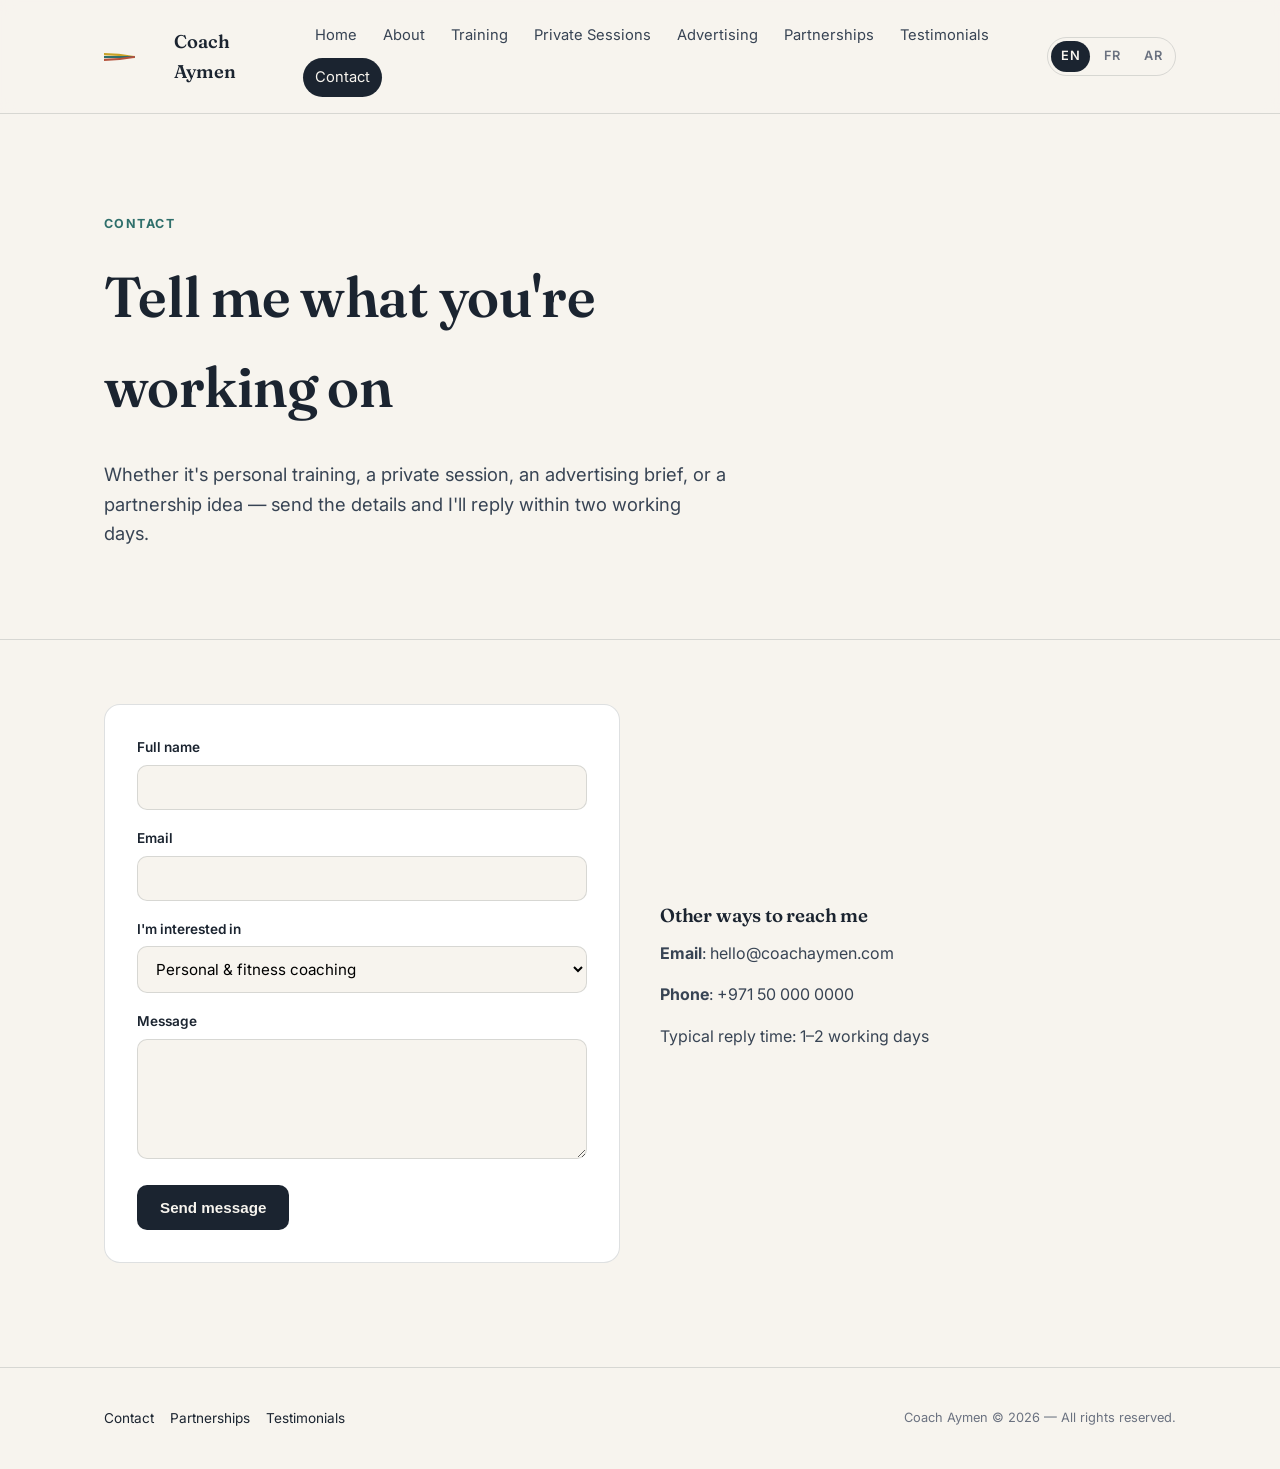
<file: contact.html>
<!DOCTYPE html>
<html lang="en">
<head>
<meta charset="UTF-8">
<meta name="viewport" content="width=device-width, initial-scale=1.0">
<title>Contact — Coach Aymen</title>
<link rel="preconnect" href="https://fonts.googleapis.com">
<link href="https://fonts.googleapis.com/css2?family=Fraunces:opsz,wght@9..144,400;9..144,600;9..144,700&family=Inter:wght@400;500;600;700&family=Cairo:wght@400;600;700&family=Amiri:wght@400;700&display=swap" rel="stylesheet">
<link rel="stylesheet" href="css/style.css">
</head>
<body>
<header class="site-header">
  <div class="nav-row">
    <a class="brand" href="index.html" data-internal>
      <svg class="thread-mark" viewBox="0 0 64 10"><path class="t1" d="M0 2 Q16 2 32 5"/><path class="t2" d="M0 5 Q16 5 32 5"/><path class="t3" d="M0 8 Q16 8 32 5"/></svg>
      <span data-i18n="brand">Aïcha Rahal</span>
    </a>
    <ul class="nav-links">
      <li><a href="index.html" data-internal data-i18n="nav.home">Home</a></li>
      <li><a href="about.html" data-internal data-i18n="nav.about">About</a></li>
      <li><a href="coaching.html" data-internal data-i18n="nav.coaching">Coaching</a></li>
      <li><a href="lessons.html" data-internal data-i18n="nav.lessons">Private Lessons</a></li>
      <li><a href="advertising.html" data-internal data-i18n="nav.advertising">Advertising</a></li>
      <li><a href="partnerships.html" data-internal data-i18n="nav.partnerships">Partnerships</a></li>
      <li><a href="testimonials.html" data-internal data-i18n="nav.testimonials">Testimonials</a></li>
      <li><a href="contact.html" data-internal data-i18n="nav.contact">Contact</a></li>
    </ul>
    <div class="lang-switch">
      <a href="#" data-lang="en">EN</a>
      <a href="#" data-lang="fr">FR</a>
      <a href="#" data-lang="ar">AR</a>
    </div>
  </div>
</header>
<section class="hero">
  <div class="container">
    <span class="hero-eyebrow" data-i18n="contact.eyebrow">Contact</span>
    <h1 data-i18n="contact.title">Tell me what you're working on</h1>
    <p class="lede" data-i18n="contact.lede">Whether it's coaching, a lesson, an advertising brief, or a partnership idea — send the details and I'll reply within two working days.</p>
  </div>
</section>

<section class="block">
  <div class="container split">
    <div class="form-shell">
      <form onsubmit="event.preventDefault(); this.querySelector('.form-note').style.display='block';">
        <div class="field">
          <label data-i18n="contact.labelName">Full name</label>
          <input type="text" required>
        </div>
        <div class="field">
          <label data-i18n="contact.labelEmail">Email</label>
          <input type="email" required>
        </div>
        <div class="field">
          <label data-i18n="contact.labelInterest">I'm interested in</label>
          <select>
            <option data-i18n="contact.opt1">Life coaching</option>
            <option data-i18n="contact.opt2">Private lessons</option>
            <option data-i18n="contact.opt3">Advertising for my business</option>
            <option data-i18n="contact.opt4">A partnership</option>
          </select>
        </div>
        <div class="field">
          <label data-i18n="contact.labelMessage">Message</label>
          <textarea required></textarea>
        </div>
        <button type="submit" class="btn btn-primary" data-i18n="contact.submit">Send message</button>
        <p class="form-note" style="display:none;margin-top:14px;color:var(--teal);font-size:.9rem;">✓</p>
      </form>
    </div>
    <div>
      <h3 data-i18n="contact.infoTitle">Other ways to reach me</h3>
      <p><strong data-i18n="contact.infoEmail">Email</strong>: hello@coachaymen.com</p>
      <p><strong data-i18n="contact.infoPhone">Phone</strong>: +971 50 000 0000</p>
      <p data-i18n="contact.infoHours">Typical reply time: 1–2 working days</p>
    </div>
  </div>
</section>
<footer class="site-footer">
  <div class="container footer-row">
    <div class="footer-links">
      <a href="contact.html" data-internal data-i18n="nav.contact">Contact</a>
      <a href="partnerships.html" data-internal data-i18n="nav.partnerships">Partnerships</a>
      <a href="testimonials.html" data-internal data-i18n="nav.testimonials">Testimonials</a>
    </div>
    <div class="copyright"><span data-i18n="brand">Aïcha Rahal</span> &copy; 2026 &mdash; <span data-i18n="footer.rights">All rights reserved.</span></div>
  </div>
</footer>

<script src="js/translations.js"></script>
<script src="js/main.js"></script>
</body>
</html>
</file>
<file: css/style.css>
/* =========================================================
   DESIGN TOKENS
   Subject: a coach who works three paths at once —
   life coaching, private lessons, and business advertising
   / partnerships. Signature motif: three threads that run
   separately through the site and meet at each page's hero.
   ========================================================= */
:root{
  --ink:      #1B2430;
  --ink-soft: #384454;
  --paper:    #F7F4EE;
  --paper-2:  #EFE9DD;
  --gold:     #C9A227;
  --teal:     #2F6F6B;
  --clay:     #B5533C;
  --slate:    #6B7280;
  --line:     rgba(27,36,48,0.14);
  --shadow:   0 10px 30px rgba(27,36,48,0.10);

  --font-display: "Fraunces", "Amiri", serif;
  --font-body:    "Inter", "Cairo", sans-serif;
  --font-ar:      "Cairo", "Inter", sans-serif;

  --maxw: 1120px;
}

*{ box-sizing:border-box; }
html,body{ margin:0; padding:0; }
body{
  background:var(--paper);
  color:var(--ink);
  font-family:var(--font-body);
  font-size:16px;
  line-height:1.6;
  -webkit-font-smoothing:antialiased;
}
html[dir="rtl"] body{ font-family:var(--font-ar); }

img{ max-width:100%; display:block; }
a{ color:inherit; text-decoration:none; }
h1,h2,h3{ font-family:var(--font-display); font-weight:600; margin:0 0 .5em; letter-spacing:-0.01em; }
p{ margin:0 0 1em; color:var(--ink-soft); }
.container{ max-width:var(--maxw); margin:0 auto; padding:0 24px; }

/* Reduced motion respect */
@media (prefers-reduced-motion: reduce){
  *{ animation:none !important; transition:none !important; }
}

/* ---------- Signature: three-thread mark ---------- */
.thread-mark{ display:block; height:10px; width:64px; }
.thread-mark path{ fill:none; stroke-width:2.4; stroke-linecap:round; }
.thread-mark .t1{ stroke:var(--gold); }
.thread-mark .t2{ stroke:var(--teal); }
.thread-mark .t3{ stroke:var(--clay); }

/* ---------- Header / Nav ---------- */
.site-header{
  position:sticky; top:0; z-index:50;
  background:rgba(247,244,238,0.92);
  backdrop-filter:blur(8px);
  border-bottom:1px solid var(--line);
}
.nav-row{
  display:flex; align-items:center; justify-content:space-between;
  padding:16px 24px; max-width:var(--maxw); margin:0 auto; gap:16px;
}
.brand{ display:flex; align-items:center; gap:10px; font-family:var(--font-display); font-size:1.15rem; font-weight:600; }
.nav-links{ display:flex; flex-wrap:wrap; gap:2px; list-style:none; margin:0; padding:0; }
.nav-links a{
  display:inline-block; padding:8px 12px; border-radius:999px; font-size:.92rem;
  color:var(--ink-soft); transition:background .15s, color .15s;
}
.nav-links a:hover, .nav-links a.active{ background:var(--ink); color:var(--paper); }
.lang-switch{ display:flex; gap:4px; border:1px solid var(--line); border-radius:999px; padding:3px; }
.lang-switch a{
  padding:5px 10px; border-radius:999px; font-size:.8rem; font-weight:600; letter-spacing:.02em; color:var(--slate);
}
.lang-switch a.active{ background:var(--ink); color:var(--paper); }
.nav-toggle{ display:none; }

@media (max-width: 880px){
  .nav-row{ flex-wrap:wrap; }
  .nav-links{ order:3; width:100%; padding-top:8px; border-top:1px solid var(--line); margin-top:8px; }
}

/* ---------- Hero ---------- */
.hero{
  position:relative; overflow:hidden;
  padding:96px 0 72px;
  border-bottom:1px solid var(--line);
}
.hero .container{ position:relative; z-index:2; }
.hero-eyebrow{
  display:inline-flex; align-items:center; gap:8px;
  font-size:.78rem; letter-spacing:.12em; text-transform:uppercase;
  color:var(--teal); font-weight:700; margin-bottom:18px;
}
.hero h1{ font-size:clamp(2.1rem, 4.4vw, 3.6rem); max-width:16ch; }
.hero .lede{ font-size:1.15rem; max-width:52ch; }
.hero-threads{
  position:absolute; inset:0; z-index:1; opacity:.5; pointer-events:none;
}

.cta-row{ display:flex; gap:14px; flex-wrap:wrap; margin-top:28px; }
.btn{
  display:inline-flex; align-items:center; gap:8px;
  padding:13px 22px; border-radius:10px; font-weight:600; font-size:.95rem;
  border:1px solid transparent; cursor:pointer; transition:transform .15s, box-shadow .15s;
}
.btn:hover{ transform:translateY(-1px); }
.btn-primary{ background:var(--ink); color:var(--paper); }
.btn-primary:hover{ box-shadow:var(--shadow); }
.btn-outline{ background:transparent; color:var(--ink); border-color:var(--ink); }

/* ---------- Pillar cards (home) ---------- */
.pillars{ display:grid; grid-template-columns:repeat(3,1fr); gap:20px; padding:64px 0; }
@media (max-width:880px){ .pillars{ grid-template-columns:1fr; } }
.pillar-card{
  display:block; background:#fff; border:1px solid var(--line); border-radius:16px; padding:28px;
  transition:transform .18s, box-shadow .18s, border-color .18s; cursor:pointer;
}
.pillar-card:hover{ transform:translateY(-3px); box-shadow:var(--shadow); border-color:var(--ink); }
.pillar-card .tag{ font-size:.72rem; text-transform:uppercase; letter-spacing:.1em; font-weight:700; }
.pillar-card.c1 .tag{ color:var(--gold); }
.pillar-card.c2 .tag{ color:var(--teal); }
.pillar-card.c3 .tag{ color:var(--clay); }
.pillar-card h3{ font-size:1.35rem; margin-top:8px; }
.pillar-card a.more{ font-weight:600; font-size:.9rem; pointer-events:none; }
.pillar-card .more::after{ content:" →"; }
html[dir="rtl"] .pillar-card .more::after{ content:" ←"; }

/* Clickable category / package / type cards */
a.category-card, a.pkg-card{
  display:block; text-decoration:none; cursor:pointer;
  transition:transform .18s, box-shadow .18s, border-color .18s;
}
a.category-card:hover, a.pkg-card:hover{ transform:translateY(-3px); box-shadow:var(--shadow); border-color:var(--ink); }
a.category-card .learn, a.pkg-card .learn{ display:inline-block; margin-top:10px; font-size:.82rem; font-weight:700; color:var(--teal); }
a.category-card .learn::after, a.pkg-card .learn::after{ content:" →"; }
html[dir="rtl"] a.category-card .learn::after, html[dir="rtl"] a.pkg-card .learn::after{ content:" ←"; }

/* ---------- Section shell ---------- */
section.block{ padding:64px 0; }
section.block.alt{ background:var(--paper-2); border-top:1px solid var(--line); border-bottom:1px solid var(--line); }
.section-head{ max-width:60ch; margin-bottom:36px; }
.section-head .kicker{ font-size:.78rem; text-transform:uppercase; letter-spacing:.12em; font-weight:700; color:var(--teal); margin-bottom:10px; display:block; }

/* ---------- Story image blocks ---------- */
.story-grid{ display:grid; grid-template-columns:repeat(3,1fr); gap:22px; }
@media (max-width:880px){ .story-grid{ grid-template-columns:1fr 1fr; } }
@media (max-width:560px){ .story-grid{ grid-template-columns:1fr; } }
figure.story{
  margin:0; background:#fff; border:1px solid var(--line); border-radius:14px; overflow:hidden;
}
figure.story img{ width:100%; height:210px; object-fit:cover; }
figure.story figcaption{ padding:16px 18px; }
figure.story figcaption .story-title{ font-weight:700; font-size:.95rem; margin-bottom:4px; }
figure.story figcaption .story-text{ font-size:.86rem; color:var(--slate); margin:0; }

/* Editorial split image (about/coaching pages) */
.split{ display:grid; grid-template-columns:1fr 1fr; gap:40px; align-items:center; }
@media (max-width:880px){ .split{ grid-template-columns:1fr; } }
.split figure{ margin:0; }
.split figure img{ border-radius:16px; width:100%; height:340px; object-fit:cover; }
.split figure figcaption{ margin-top:10px; font-size:.85rem; color:var(--slate); }

/* ---------- Category / list grids ---------- */
.grid-3{ display:grid; grid-template-columns:repeat(3,1fr); gap:18px; }
.grid-2{ display:grid; grid-template-columns:1fr 1fr; gap:18px; }
@media (max-width:880px){ .grid-3{ grid-template-columns:1fr 1fr; } .grid-2{ grid-template-columns:1fr; } }
@media (max-width:560px){ .grid-3{ grid-template-columns:1fr; } }
.category-card{ background:#fff; border:1px solid var(--line); border-radius:14px; padding:22px; }
.category-card h4{ font-family:var(--font-body); font-weight:700; font-size:1rem; margin:0 0 6px; }
.category-card p{ font-size:.88rem; margin:0; }

/* Pricing / package cards */
.pkg-card{ background:#fff; border:1px solid var(--line); border-radius:16px; padding:26px; position:relative; }
.pkg-card.featured{ border-color:var(--gold); box-shadow:var(--shadow); }
.pkg-card .price{ font-family:var(--font-display); font-size:1.9rem; margin:6px 0 12px; }
.pkg-card ul{ padding-inline-start:20px; margin:0 0 18px; font-size:.9rem; color:var(--ink-soft); }
.pkg-card li{ margin-bottom:6px; }

/* Testimonials */
.quote-card{ background:#fff; border:1px solid var(--line); border-radius:16px; padding:26px; }
.quote-card p.quote{ font-family:var(--font-display); font-size:1.1rem; color:var(--ink); }
.quote-who{ display:flex; align-items:center; gap:12px; margin-top:14px; }
.quote-who img{ width:44px; height:44px; border-radius:999px; object-fit:cover; }
.quote-who .name{ font-weight:700; font-size:.9rem; }
.quote-who .role{ font-size:.8rem; color:var(--slate); }

/* Partners strip */
.partner-strip{ display:flex; flex-wrap:wrap; gap:14px; }
.partner-chip{
  border:1px solid var(--line); border-radius:999px; padding:9px 16px; font-size:.85rem; font-weight:600; background:#fff;
}

/* Contact form */
.form-shell{ background:#fff; border:1px solid var(--line); border-radius:16px; padding:32px; max-width:640px; }
.field{ margin-bottom:18px; }
.field label{ display:block; font-size:.85rem; font-weight:600; margin-bottom:6px; }
.field input, .field select, .field textarea{
  width:100%; padding:12px 14px; border-radius:10px; border:1px solid var(--line);
  font-family:var(--font-body); font-size:.95rem; background:var(--paper);
}
html[dir="rtl"] .field input, html[dir="rtl"] .field select, html[dir="rtl"] .field textarea{ font-family:var(--font-ar); }
.field textarea{ resize:vertical; min-height:120px; }

/* Footer */
.site-footer{ border-top:1px solid var(--line); padding:40px 0; margin-top:40px; }
.footer-row{ display:flex; justify-content:space-between; flex-wrap:wrap; gap:16px; align-items:center; }
.footer-links{ display:flex; gap:16px; flex-wrap:wrap; font-size:.85rem; }
.copyright{ font-size:.8rem; color:var(--slate); }

/* RTL mirroring adjustments */
html[dir="rtl"] .thread-mark{ transform:scaleX(-1); }
html[dir="rtl"] .cta-row{ direction:rtl; }
</file>
